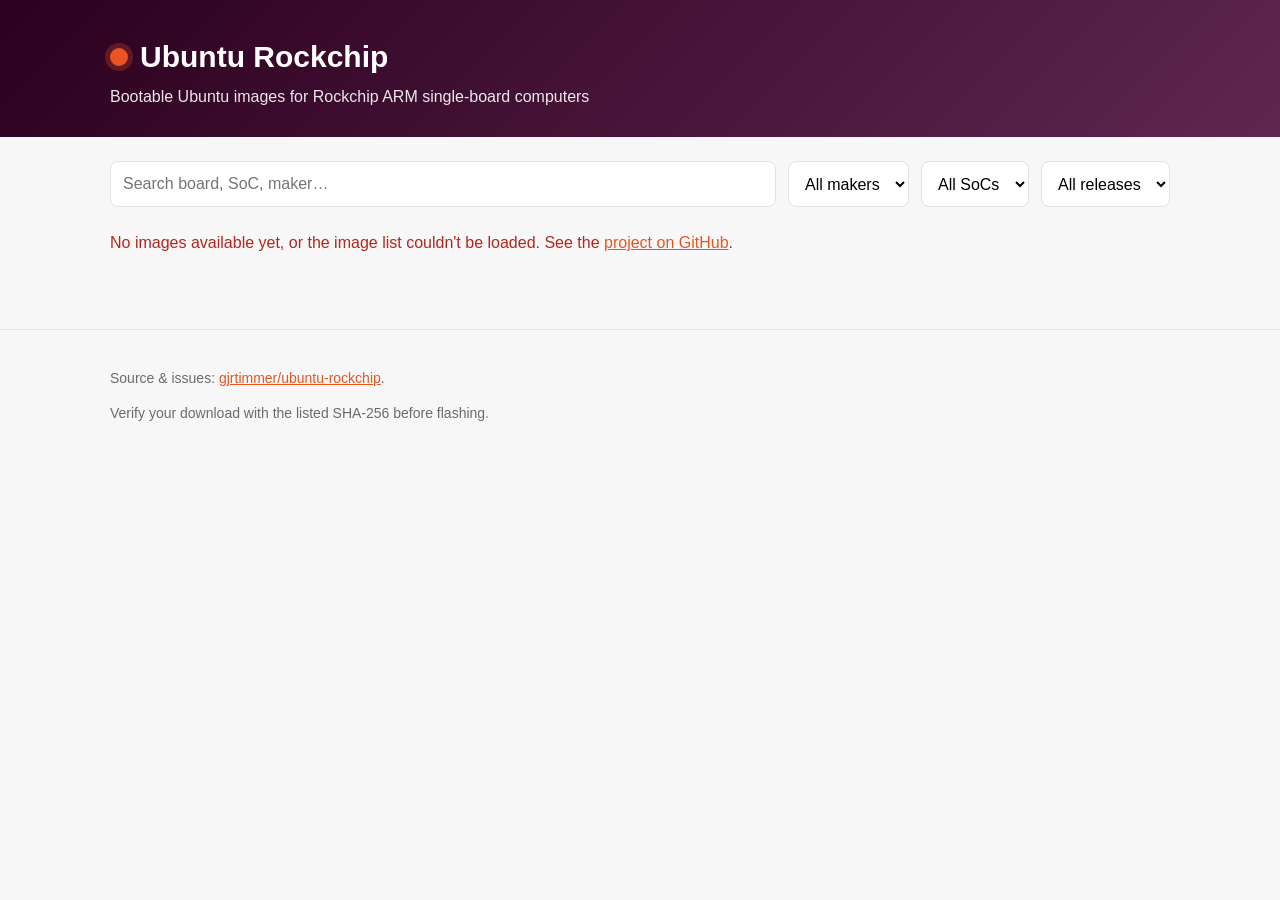
<file: download-site/index.html>
<!DOCTYPE html>
<html lang="en">
<head>
  <meta charset="utf-8">
  <meta name="viewport" content="width=device-width, initial-scale=1">
  <title>Ubuntu Rockchip — Downloads</title>
  <meta name="description" content="Download Ubuntu disk images for Rockchip ARM single-board computers.">
  <link rel="stylesheet" href="style.css">
</head>
<body>
  <header class="site-header">
    <div class="wrap">
      <h1><span class="dot"></span> Ubuntu&nbsp;Rockchip</h1>
      <p class="tagline">Bootable Ubuntu images for Rockchip ARM single-board computers</p>
      <p class="release-line" id="release-line" hidden>
        Latest release <strong id="release-version">—</strong>
        <span id="release-generated" class="muted"></span>
      </p>
    </div>
  </header>

  <main class="wrap">
    <section class="controls" id="controls" hidden>
      <input type="search" id="search" placeholder="Search board, SoC, maker…" autocomplete="off" aria-label="Search">
      <select id="filter-maker" aria-label="Filter by maker"><option value="">All makers</option></select>
      <select id="filter-soc" aria-label="Filter by SoC"><option value="">All SoCs</option></select>
      <select id="filter-suite" aria-label="Filter by Ubuntu release"><option value="">All releases</option></select>
    </section>

    <p id="status" class="status">Loading available images…</p>

    <div id="boards" class="boards"></div>
  </main>

  <footer class="site-footer">
    <div class="wrap">
      <p>Source &amp; issues: <a href="https://github.com/gjrtimmer/ubuntu-rockchip">gjrtimmer/ubuntu-rockchip</a>.</p>
      <p class="muted">Verify your download with the listed SHA-256 before flashing.</p>
    </div>
  </footer>

  <script src="app.js"></script>
</body>
</html>
</file>
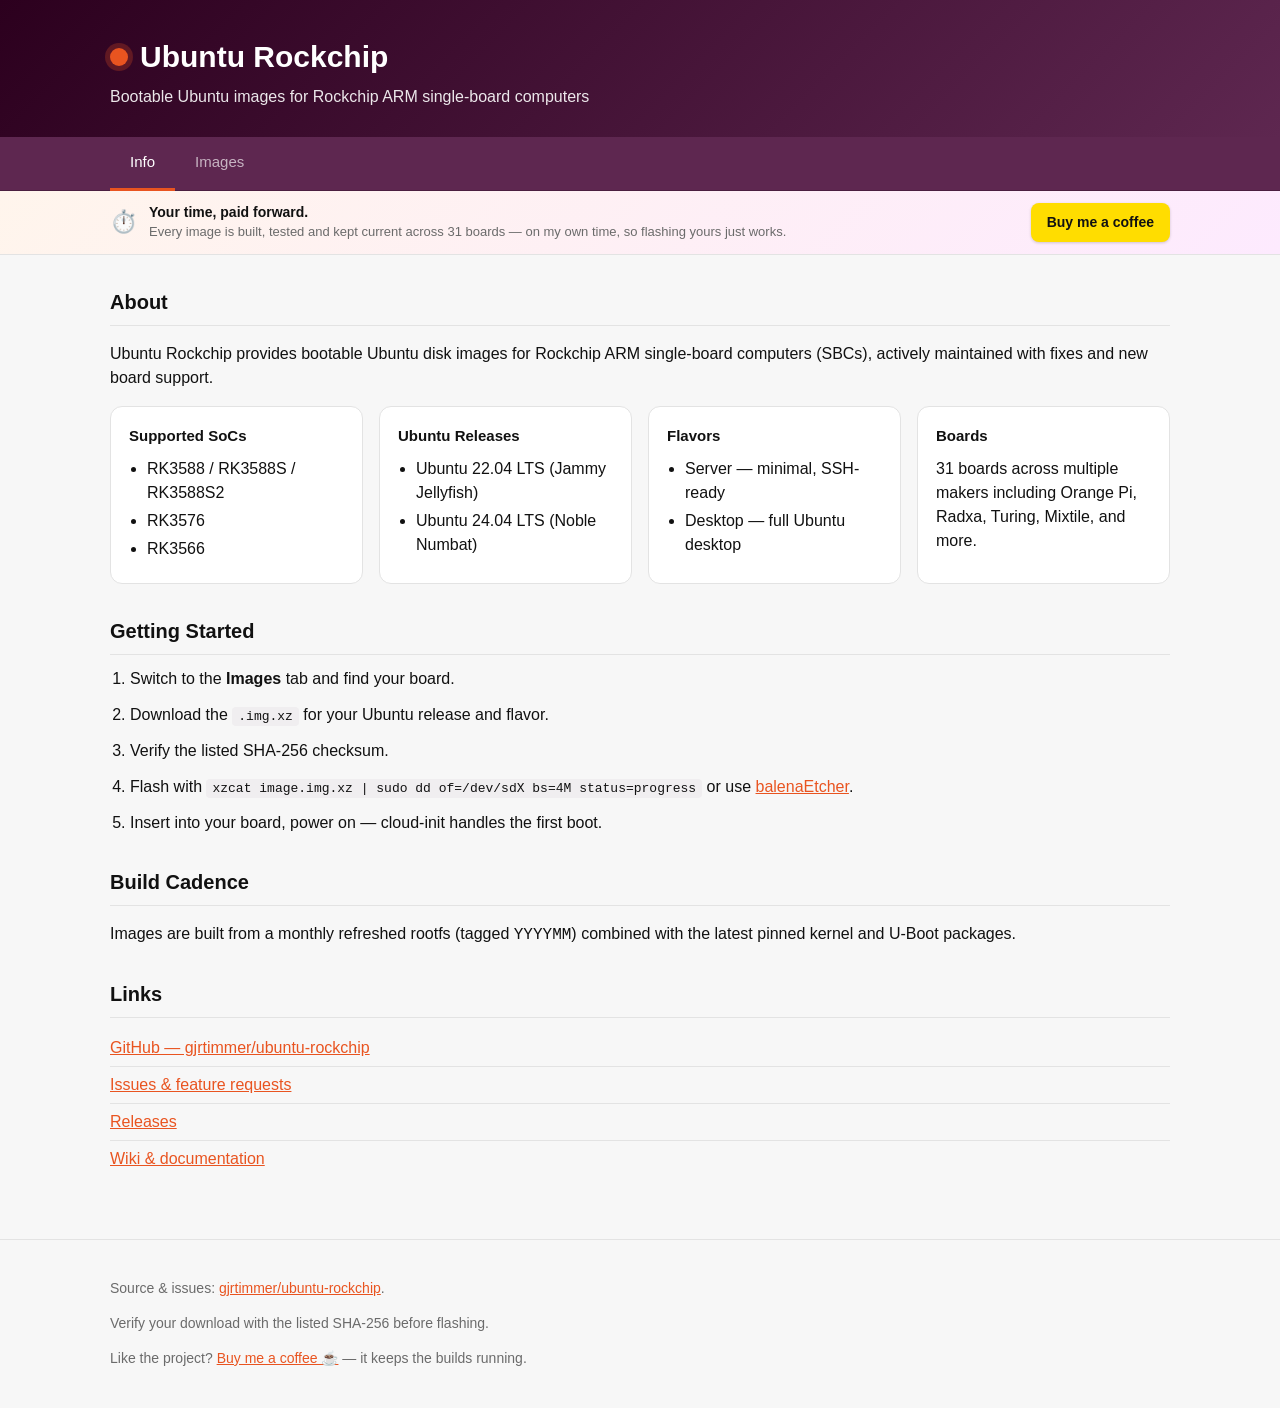
<file: pages/index.html>
<!DOCTYPE html>
<html lang="en">
<head>
  <meta charset="utf-8">
  <meta name="viewport" content="width=device-width, initial-scale=1">
  <title>Ubuntu Rockchip</title>
  <meta name="description" content="Bootable Ubuntu images for Rockchip ARM single-board computers.">
  <link rel="stylesheet" href="style.css?v=2">
</head>
<body>
  <header class="site-header">
    <div class="wrap">
      <h1><span class="dot"></span> Ubuntu&nbsp;Rockchip</h1>
      <p class="tagline">Bootable Ubuntu images for Rockchip ARM single-board computers</p>
    </div>
  </header>

  <nav class="tab-nav">
    <div class="wrap">
      <button class="tab-btn active" data-tab="info">Info</button>
      <button class="tab-btn" data-tab="images">Images</button>
    </div>
  </nav>

  <aside class="sponsor-banner" aria-label="Support this project">
    <div class="wrap">
      <div class="sponsor-rotator" aria-live="polite" aria-label="Why your support matters">
        <p class="sponsor-msg active">
          <span class="sponsor-emoji" aria-hidden="true">⏱️</span>
          <span class="sponsor-copy">
            <strong>Your time, paid forward.</strong>
            <span class="sponsor-sub">Every image is built, tested and kept current across 31 boards — on my own time, so flashing yours just works.</span>
          </span>
        </p>
        <p class="sponsor-msg">
          <span class="sponsor-emoji" aria-hidden="true">📦</span>
          <span class="sponsor-copy">
            <strong>Downloads that just work.</strong>
            <span class="sponsor-sub">I host and serve every image myself, and that S3 storage costs real money each month — your support keeps it online and fast.</span>
          </span>
        </p>
        <p class="sponsor-msg">
          <span class="sponsor-emoji" aria-hidden="true">🤖</span>
          <span class="sponsor-copy">
            <strong>Faster fixes and new boards.</strong>
            <span class="sponsor-sub">Claude AI tooling helps me ship updates quicker — a coffee helps cover what it costs to run.</span>
          </span>
        </p>
        <p class="sponsor-msg">
          <span class="sponsor-emoji" aria-hidden="true">🖥️</span>
          <span class="sponsor-copy">
            <strong>Always-on build power.</strong>
            <span class="sponsor-sub">Two Turing&nbsp;Pi RK1 clusters run around the clock to build and serve these images — real hardware and power I keep humming for you.</span>
          </span>
        </p>
        <p class="sponsor-msg">
          <span class="sponsor-emoji" aria-hidden="true">💛</span>
          <span class="sponsor-copy">
            <strong>Made with love, kept free.</strong>
            <span class="sponsor-sub">If Ubuntu&nbsp;Rockchip saved you some time, chipping in genuinely makes my day — thank you!</span>
          </span>
        </p>
      </div>
      <a class="sponsor-btn" href="https://www.buymeacoffee.com/gjrtimmer" target="_blank" rel="noopener">
        Buy me a coffee
      </a>
    </div>
  </aside>

  <section id="info" class="tab-panel">
    <div class="wrap">
      <h2 class="section-title">About</h2>
      <p>Ubuntu Rockchip provides bootable Ubuntu disk images for Rockchip ARM single-board computers (SBCs),
        actively maintained with fixes and new board support.</p>

      <div class="info-grid">
        <div class="info-card">
          <h3>Supported SoCs</h3>
          <ul>
            <li>RK3588 / RK3588S / RK3588S2</li>
            <li>RK3576</li>
            <li>RK3566</li>
          </ul>
        </div>
        <div class="info-card">
          <h3>Ubuntu Releases</h3>
          <ul>
            <li>Ubuntu 22.04 LTS (Jammy Jellyfish)</li>
            <li>Ubuntu 24.04 LTS (Noble Numbat)</li>
          </ul>

        </div>
        <div class="info-card">
          <h3>Flavors</h3>
          <ul>
            <li>Server — minimal, SSH-ready</li>
            <li>Desktop — full Ubuntu desktop</li>
          </ul>
        </div>
        <div class="info-card">
          <h3>Boards</h3>
          <p>31 boards across multiple makers including Orange Pi, Radxa, Turing, Mixtile, and more.</p>
        </div>
      </div>

      <h2 class="section-title">Getting Started</h2>
      <ol class="steps">
        <li>Switch to the <strong>Images</strong> tab and find your board.</li>
        <li>Download the <code>.img.xz</code> for your Ubuntu release and flavor.</li>
        <li>Verify the listed SHA-256 checksum.</li>
        <li>Flash with <code>xzcat image.img.xz | sudo dd of=/dev/sdX bs=4M status=progress</code>
            or use <a href="https://etcher.balena.io/">balenaEtcher</a>.</li>
        <li>Insert into your board, power on — cloud-init handles the first boot.</li>
      </ol>

      <h2 class="section-title">Build Cadence</h2>
      <p>Images are built from a monthly refreshed rootfs (tagged <code>YYYYMM</code>) combined with
        the latest pinned kernel and U-Boot packages.</p>

      <h2 class="section-title">Links</h2>
      <ul class="link-list">
        <li><a href="https://github.com/gjrtimmer/ubuntu-rockchip">GitHub — gjrtimmer/ubuntu-rockchip</a></li>
        <li><a href="https://github.com/gjrtimmer/ubuntu-rockchip/issues">Issues &amp; feature requests</a></li>
        <li><a href="https://github.com/gjrtimmer/ubuntu-rockchip/releases">Releases</a></li>
        <li><a href="https://github.com/gjrtimmer/ubuntu-rockchip/wiki">Wiki &amp; documentation</a></li>
      </ul>
    </div>
  </section>

  <section id="images" class="tab-panel" hidden>
    <div class="wrap">
      <p class="release-line" id="release-line" hidden>
        Latest release <strong id="release-version">—</strong>
        <span id="release-generated" class="muted"></span>
      </p>

      <div id="sync-banner" class="sync-banner"></div>

      <section class="controls" id="controls" hidden>
        <input type="search" id="search" placeholder="Search board, SoC, maker…" autocomplete="off" aria-label="Search">
        <select id="filter-maker" aria-label="Filter by maker"><option value="">All makers</option></select>
        <select id="filter-soc" aria-label="Filter by SoC"><option value="">All SoCs</option></select>
        <select id="filter-suite" aria-label="Filter by Ubuntu release"><option value="">All releases</option></select>
      </section>

      <p id="status" class="status">Loading available images…</p>

      <div id="boards" class="boards"></div>
    </div>
  </section>

  <footer class="site-footer">
    <div class="wrap">
      <p>Source &amp; issues: <a href="https://github.com/gjrtimmer/ubuntu-rockchip">gjrtimmer/ubuntu-rockchip</a>.</p>
      <p class="muted">Verify your download with the listed SHA-256 before flashing.</p>
      <p class="sponsor-footnote">Like the project?
        <a href="https://www.buymeacoffee.com/gjrtimmer" target="_blank" rel="noopener">Buy me a coffee&nbsp;☕</a>
        — it keeps the builds running.</p>
    </div>
  </footer>

  <div id="sponsor-modal" class="modal-overlay" hidden>
    <div class="modal" role="dialog" aria-modal="true" aria-labelledby="modal-title">
      <button class="modal-close" id="modal-close" type="button" aria-label="Close">&times;</button>
      <div class="modal-emoji" aria-hidden="true">👋</div>
      <h2 id="modal-title">Hey there — thanks for stopping by!</h2>
      <p>I build and maintain Ubuntu&nbsp;Rockchip in my spare time so that flashing a fresh,
        up-to-date image onto your board is quick and painless. I love doing it, and I want to keep
        the downloads free for everyone — but it isn't free for me to run:</p>
      <ul class="modal-costs">
        <li><span class="cost-emoji" aria-hidden="true">⏱️</span><span><strong>My time</strong> — building, testing and maintaining images across 31 boards, release after release</span></li>
        <li><span class="cost-emoji" aria-hidden="true">📦</span><span><strong>S3 storage</strong> — I host and serve every image myself, and keeping the downloads flowing costs money each month</span></li>
        <li><span class="cost-emoji" aria-hidden="true">🖥️</span><span><strong>Two Turing&nbsp;Pi RK1 clusters</strong> — always-on hardware that builds and serves every image, running on my own power and bandwidth</span></li>
        <li><span class="cost-emoji" aria-hidden="true">🤖</span><span><strong>Claude costs</strong> — the AI tooling that helps me develop and maintain the project</span></li>
      </ul>
      <p>If Ubuntu&nbsp;Rockchip has saved you some time or headaches, a small coffee goes a long way
        and genuinely makes my day. No pressure though — your download is ready either way. 💛</p>
      <div class="modal-actions">
        <a class="sponsor-btn" id="modal-bmc" href="https://www.buymeacoffee.com/gjrtimmer" target="_blank" rel="noopener">Buy me a coffee&nbsp;☕</a>
        <a class="btn modal-continue" id="modal-continue" href="#">Continue to download →</a>
      </div>
      <p class="modal-note muted">Your download starts the moment you continue. I'll only ask once per visit. 🙏</p>
    </div>
  </div>

  <script src="app.js?v=2"></script>
</body>
</html>
</file>
<file: download-site/style.css>
:root{
  --aubergine:#2c001e; --aubergine2:#5e2750; --orange:#e95420;
  --ink:#111; --bg:#f7f7f7; --card:#fff; --muted:#6b6b6b; --line:#e3e3e3;
}
*{box-sizing:border-box}
body{margin:0;font:16px/1.5 -apple-system,Segoe UI,Roboto,Ubuntu,Helvetica,Arial,sans-serif;color:var(--ink);background:var(--bg)}
.wrap{width:100%;max-width:1100px;margin:0 auto;padding:0 20px}
a{color:var(--orange)}
.muted{color:var(--muted)}
.site-header{background:linear-gradient(135deg,var(--aubergine),var(--aubergine2));color:#fff;padding:34px 0 28px}
.site-header h1{margin:0;font-size:30px;display:flex;align-items:center;gap:12px}
.site-header .dot{width:18px;height:18px;border-radius:50%;background:var(--orange);box-shadow:0 0 0 5px rgba(233,84,32,.25)}
.tagline{margin:6px 0 0;opacity:.9}
.release-line{margin:14px 0 0;font-size:14px;opacity:.95}
.release-line .muted{color:#d9c7d2}
.controls{display:flex;flex-wrap:wrap;gap:12px;margin:24px 0 8px}
.controls input,.controls select{padding:10px 12px;border:1px solid var(--line);border-radius:8px;background:var(--card);font:inherit}
.controls input{flex:1 1 260px}
.status{margin:24px 0;color:var(--muted)}
.status.error{color:#b3261e}
.boards{display:grid;grid-template-columns:repeat(auto-fill,minmax(330px,1fr));gap:18px;margin:18px 0 50px}
.board{background:var(--card);border:1px solid var(--line);border-radius:12px;padding:18px;display:flex;flex-direction:column}
.board h2{margin:0 0 2px;font-size:18px}
.board .meta{margin:0 0 14px;font-size:13px;color:var(--muted)}
.board .meta .chip{display:inline-block;background:#f0eef0;border-radius:20px;padding:1px 10px;margin-right:6px}
.suite{border-top:1px solid var(--line);padding:12px 0 0;margin-top:8px}
.suite:first-of-type{border-top:0;margin-top:0}
.suite h3{margin:0 0 8px;font-size:14px}
.dl{display:flex;align-items:center;justify-content:space-between;gap:10px;padding:7px 0}
.dl .label{font-size:14px;text-transform:capitalize}
.dl .right{display:flex;align-items:center;gap:10px}
.dl .size{font-size:12px;color:var(--muted);min-width:64px;text-align:right}
.btn{background:var(--orange);color:#fff;text-decoration:none;border:0;border-radius:8px;padding:8px 14px;font-size:14px;cursor:pointer}
.btn:hover{filter:brightness(1.05)}
.sha{display:block;font:12px/1.4 ui-monospace,SFMono-Regular,Menlo,monospace;color:var(--muted);word-break:break-all;margin-top:2px;cursor:pointer}
.sha:hover{color:var(--ink)}
.site-footer{border-top:1px solid var(--line);padding:24px 0 40px;font-size:14px;color:var(--muted)}
@media (max-width:480px){.boards{grid-template-columns:1fr}}
</file>
<file: pages/style.css>
:root{
  --aubergine:#2c001e; --aubergine2:#5e2750; --orange:#e95420;
  --ink:#111; --bg:#f7f7f7; --card:#fff; --muted:#6b6b6b; --line:#e3e3e3;
}
*{box-sizing:border-box}
body{margin:0;font:16px/1.5 -apple-system,Segoe UI,Roboto,Ubuntu,Helvetica,Arial,sans-serif;color:var(--ink);background:var(--bg)}
.wrap{width:100%;max-width:1100px;margin:0 auto;padding:0 20px}
a{color:var(--orange)}
.muted{color:var(--muted)}
.small{font-size:13px}

/* Header */
.site-header{background:linear-gradient(135deg,var(--aubergine),var(--aubergine2));color:#fff;padding:34px 0 28px}
.site-header h1{margin:0;font-size:30px;display:flex;align-items:center;gap:12px}
.site-header .dot{width:18px;height:18px;border-radius:50%;background:var(--orange);box-shadow:0 0 0 5px rgba(233,84,32,.25)}
.tagline{margin:6px 0 0;opacity:.9}

/* Tab navigation */
.tab-nav{background:var(--aubergine2);border-bottom:1px solid rgba(0,0,0,.2)}
.tab-nav .wrap{display:flex;gap:0;padding-top:0;padding-bottom:0}
.tab-btn{background:none;border:none;border-bottom:3px solid transparent;color:rgba(255,255,255,.65);padding:14px 20px;font:inherit;font-size:15px;cursor:pointer;transition:color .15s,border-color .15s;margin-bottom:-1px}
.tab-btn:hover{color:#fff}
.tab-btn.active{color:#fff;border-bottom-color:var(--orange)}

/* Tab panels */
.tab-panel{padding:32px 0 50px}

/* Info panel */
.section-title{font-size:20px;margin:32px 0 12px;padding-bottom:8px;border-bottom:1px solid var(--line)}
.section-title:first-child{margin-top:0}
.info-grid{display:grid;grid-template-columns:repeat(auto-fill,minmax(240px,1fr));gap:16px;margin:16px 0 24px}
.info-card{background:var(--card);border:1px solid var(--line);border-radius:12px;padding:18px}
.info-card h3{margin:0 0 10px;font-size:15px}
.info-card ul{margin:0;padding-left:18px}
.info-card li{margin-bottom:4px}
.info-card p{margin:8px 0 0}
.steps{padding-left:20px;margin:12px 0 24px}
.steps li{margin-bottom:12px}
.steps code{background:#f0eef0;border-radius:4px;padding:2px 6px;font-size:13px}
.link-list{list-style:none;padding:0;margin:12px 0}
.link-list li{padding:6px 0;border-bottom:1px solid var(--line)}
.link-list li:last-child{border-bottom:0}

/* Images panel */
.release-line{margin:0 0 16px;font-size:14px}
.release-line .muted{color:var(--muted)}
.controls{display:flex;flex-wrap:wrap;gap:12px;margin:16px 0 8px}
.controls input,.controls select{padding:10px 12px;border:1px solid var(--line);border-radius:8px;background:var(--card);font:inherit}
.controls input{flex:1 1 260px}
.status{margin:24px 0;color:var(--muted)}
.status.error{color:#b3261e}
.boards{display:grid;grid-template-columns:repeat(auto-fill,minmax(330px,1fr));gap:18px;margin:18px 0}
.board{background:var(--card);border:1px solid var(--line);border-radius:12px;padding:18px;display:flex;flex-direction:column}
.board h2{margin:0 0 2px;font-size:18px}
.board .meta{margin:0 0 14px;font-size:13px;color:var(--muted)}
.board .meta .chip{display:inline-block;background:#f0eef0;border-radius:20px;padding:1px 10px;margin-right:6px}
.suite{border-top:1px solid var(--line);padding:12px 0 0;margin-top:8px}
.suite:first-of-type{border-top:0;margin-top:0}
.suite h3{margin:0 0 8px;font-size:14px}
.dl{display:flex;align-items:center;justify-content:space-between;gap:10px;padding:7px 0}
.dl .label{font-size:14px;text-transform:capitalize}
.dl .right{display:flex;align-items:center;gap:10px}
.dl .size{font-size:12px;color:var(--muted);min-width:64px;text-align:right}
.btn{background:var(--orange);color:#fff;text-decoration:none;border:0;border-radius:8px;padding:8px 14px;font-size:14px;cursor:pointer;display:inline-block}
.btn:hover{filter:brightness(1.05)}
.btn-sync{background:#9a8aa0;cursor:default}
.btn-sync:hover{filter:none}
.btn-checking{background:#d7d2da;color:#6b6b6b;cursor:default}
.btn-checking:hover{filter:none}
.sync-banner{border-radius:8px;font-size:14px}
.sync-banner:not(:empty){margin:0 0 18px;padding:10px 14px;border:1px solid var(--line)}
.sync-banner.ok{background:#eafaf0;border-color:#bfe6cd;color:#1c7a40}
.sync-banner.wait{background:#fff5ec;border-color:#f3d3b6;color:#9a5a1d}
.sha{display:block;font:12px/1.4 ui-monospace,SFMono-Regular,Menlo,monospace;color:var(--muted);word-break:break-all;margin-top:2px;cursor:pointer}
.sha:hover{color:var(--ink)}

/* Sponsor banner */
.sponsor-banner{background:linear-gradient(135deg,#fff5ec,#fdeafe);border-bottom:1px solid var(--line)}
.sponsor-banner .wrap{display:flex;align-items:center;justify-content:space-between;gap:16px;padding-top:12px;padding-bottom:12px;flex-wrap:wrap}
.sponsor-rotator{flex:1 1 0;min-width:0;display:grid}
.sponsor-msg{grid-area:1/1;margin:0;display:flex;align-items:center;gap:12px;opacity:0;visibility:hidden;transition:opacity .5s ease}
.sponsor-msg.active{opacity:1;visibility:visible}
.sponsor-copy{display:flex;flex-direction:column;gap:2px;min-width:0}
.sponsor-copy strong{font-size:14px;color:var(--ink);line-height:1.3}
.sponsor-sub{font-size:13px;color:var(--muted);line-height:1.4}
.sponsor-emoji{font-size:22px;line-height:1;flex:none}
@media (prefers-reduced-motion:reduce){.sponsor-msg{transition:none}}
.sponsor-btn{flex:none;background:#ffdd00;color:#111;text-decoration:none;font-weight:600;border-radius:8px;padding:9px 16px;font-size:14px;white-space:nowrap;box-shadow:0 1px 3px rgba(0,0,0,.18);transition:filter .15s,transform .15s}
.sponsor-btn:hover{filter:brightness(1.04);transform:translateY(-1px)}
.sponsor-footnote{margin:8px 0 0}

/* Sponsor modal */
.modal-overlay{position:fixed;inset:0;z-index:100;display:flex;align-items:center;justify-content:center;padding:20px;background:rgba(44,0,30,.55)}
.modal-overlay[hidden]{display:none}
.modal{position:relative;width:100%;max-width:440px;background:var(--card);border-radius:14px;padding:30px 26px 22px;text-align:center;box-shadow:0 14px 44px rgba(0,0,0,.32)}
.modal-emoji{font-size:42px;line-height:1;margin-bottom:6px}
.modal h2{margin:0 0 12px;font-size:21px}
.modal p{margin:14px 0 0;font-size:14px;line-height:1.55;color:var(--ink);text-align:left}
.modal p:first-of-type{margin-top:0}
.modal-costs{list-style:none;margin:14px 0 0;padding:14px 16px;background:#faf7fb;border:1px solid var(--line);border-radius:10px;text-align:left}
.modal-costs li{display:flex;gap:10px;align-items:flex-start;font-size:13.5px;line-height:1.45}
.modal-costs li+li{margin-top:10px}
.cost-emoji{flex:none;font-size:18px;line-height:1.35}
.modal-close{position:absolute;top:8px;right:12px;background:none;border:0;padding:4px;font-size:26px;line-height:1;color:var(--muted);cursor:pointer}
.modal-close:hover{color:var(--ink)}
.modal-actions{display:flex;flex-direction:column;gap:10px;margin:20px 0 8px}
.modal-actions .sponsor-btn,.modal-actions .btn{padding:12px 16px;font-size:15px;text-align:center}
.modal-note{margin:6px 0 0;font-size:12px;text-align:center}

/* Footer */
.site-footer{border-top:1px solid var(--line);padding:24px 0 40px;font-size:14px;color:var(--muted)}

@media (max-width:600px){
  .boards{grid-template-columns:1fr}
  .info-grid{grid-template-columns:1fr}
  .tab-btn{padding:12px 14px;font-size:14px}
  .sponsor-banner .wrap{flex-direction:column;align-items:flex-start}
  .sponsor-btn{align-self:stretch;text-align:center}
}
</file>
